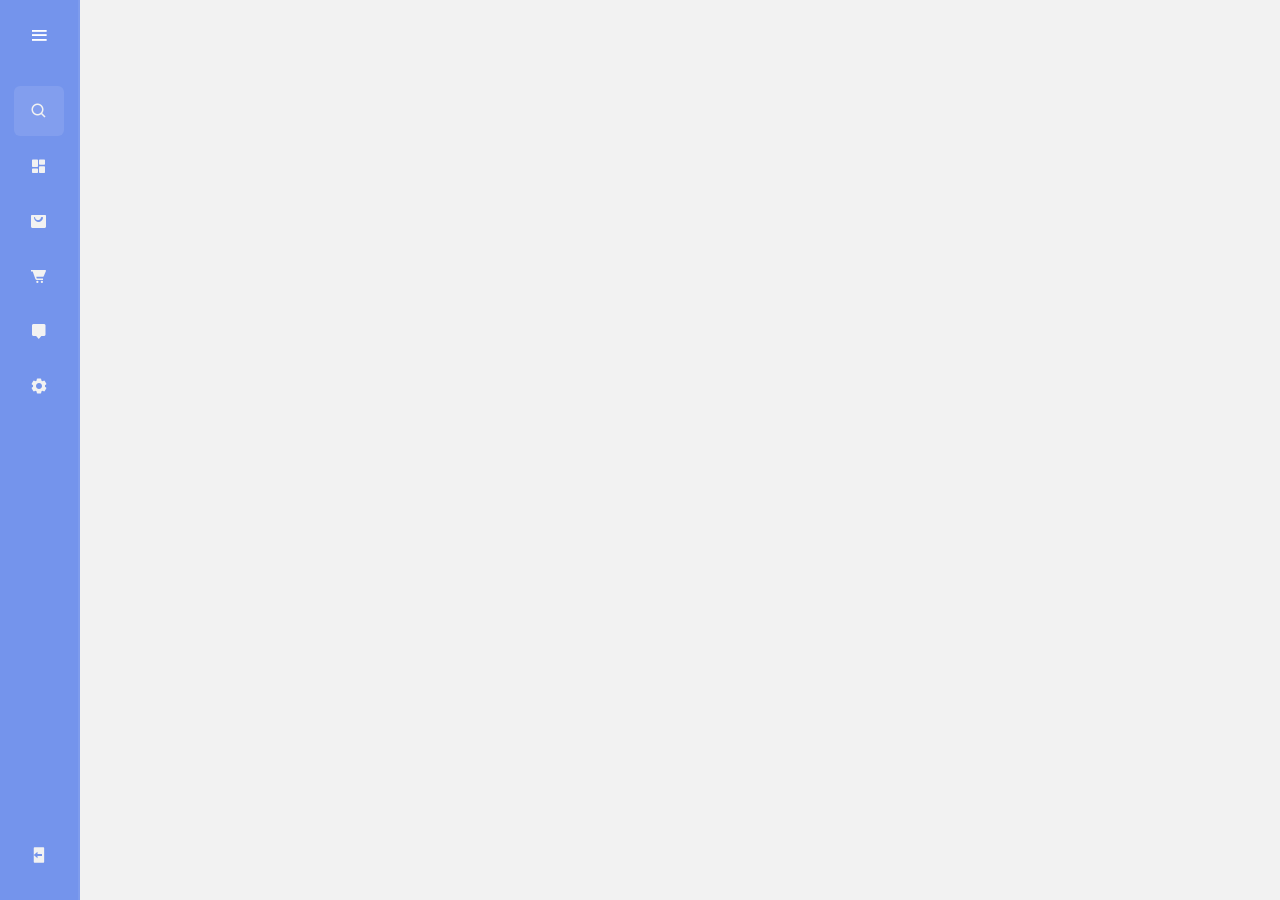
<file: index.html>
<!DOCTYPE html>
<html lang="en">
<head>
    <meta charset="UTF-8">
    <meta http-equiv="X-UA-Compatible" content="IE=edge">
    <meta name="viewport" content="width=device-width, initial-scale=1.0">
    <title>SWAPSTER</title>
    <link rel="preconnect" href="https://fonts.googleapis.com">
    <link href="https://unpkg.com/boxicons@2.1.4/css/boxicons.min.css" rel="stylesheet">
    <link rel="stylesheet" href="style.css">
</head>
<body>
    <div class="sidebar">
        <div class="logo-content">
            <div class="logo">
                <i class='bx bxs-landmark'></i>
             <h1>SWAPSTER</h1>
            </div>
            <i class='bx bx-menu' id="btn"></i>
        </div>

        <ul class="list">
            <li class="list-item active">
                <i class='bx bx-search'></i>
                <input type="text" placeholder="Search...">
            </li>
            <li class="list-item">
                <a href="#" onclick="loadPage('dashboard')">
                    <i class='bx bxs-dashboard'></i>
                    <span class="links-name">Dashboard</span>
                </a>
            </li>
            <li class="list-item">
                <a href="#" onclick="loadPage('products')">
                    <i class='bx bxs-shopping-bag-alt'></i>
                    <span class="links-name">Products</span>
                </a>
            </li>
            <li class="list-item">
                <a href="#" onclick="loadPage('orders')">
                    <i class='bx bxs-cart-alt'></i>
                    <span class="links-name">Orders</span>
                </a>
            </li>
            <li class="list-item">
                <a href="#" onclick="loadPage('messages')">
                    <i class='bx bxs-message-alt'></i>
                    <span class="links-name">Messages</span>
                </a>
            </li>
            <li class="list-item">
                <a href="#" onclick="loadPage('settings')">
                    <i class='bx bxs-cog'></i>
                    <span class="links-name">Settings</span>
                </a>
            </li>
        </ul>

        <ul class="list-logout">
            <li>
                <a href="#">
                    <i class='bx bxs-log-out'></i>
                    <span class="links-name">Logout</span>
                </a>
            </li>
        </ul>

    </div> 
<div class="content">
    <h2 id="page-title"></h2>
    <div id="page-buttons"></div>
</div>
<div id="productModal" class="modal">
    <div class="modal-content">
        <h3>Add Product</h3>

        <input type="text" id="productName" placeholder="Product Name" required>
        
        <textarea id="productDesc" placeholder="Product Description" required></textarea>
        
        <input type="number" id="productPrice" placeholder="Product Price" required min="1">
        
        <input type="file" id="productImage" accept="image/*" required>

        <button class="btn" onclick="saveProduct()">Save</button>
        <button class="btn reject-btn" onclick="closeModal()">Cancel</button>
    </div>
</div>
    <script src="script.js"></script>

</body>
</html>
</file>
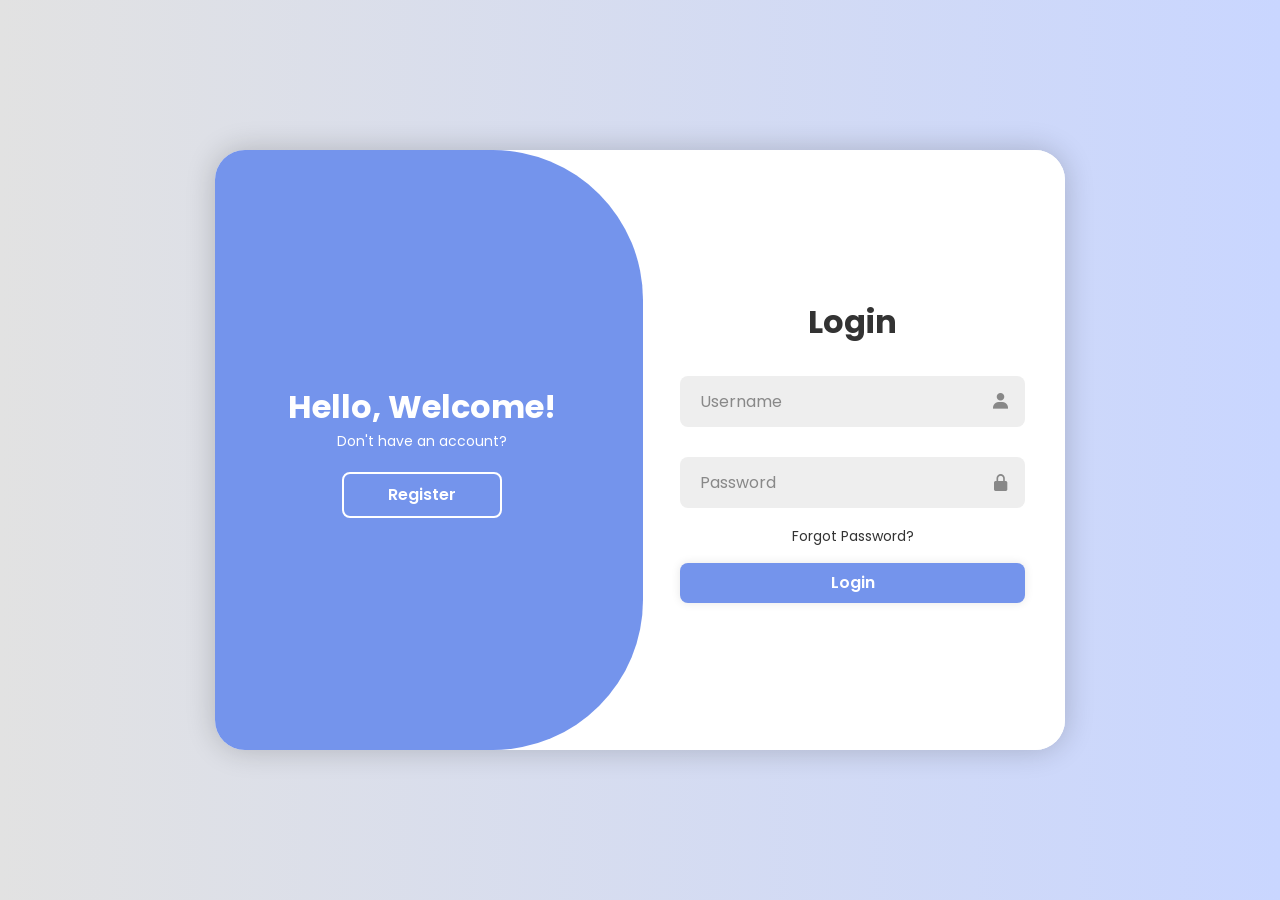
<file: login/index.html>
<!DOCTYPE html>
<html lang="en">
<head>  
    <meta charset="UTF-8">
    <metsa http-equiv="X-UA-Compatible" content="IE=edge">
    <meta name="viewport" content="width=device-width, initial-scale=1.0">
    <title>Login And Registration</title>
    <link rel="preconnect" href="https://fonts.googleapis.com">
    <link href="https://unpkg.com/boxicons@2.1.4/css/boxicons.min.css" rel="stylesheet">
    <link rel="stylesheet" href="style.css">
</head>
<body>

    <div class="container">
        <div class="form-box login">
            <from action="">
                <h1>Login</h1>
                <div class="input-box">
                    <input type="text" placeholder="Username" required>
                    <i class='bx bxs-user'></i>
                </div>
                <div class="input-box">
                    <input type="password" placeholder="Password" required>
                    <i class='bx bxs-lock-alt'></i>
                </div>
                <div class="forgot-link">
                    <a href="#">Forgot Password?</a>
                </div>
                <button type="submit" class="btn">Login</button>
            </from>
        </div>

        <div class="form-box Register">
            <from action="">
                <h1>Register</h1>
                <div class="input-box">
                    <input type="text" placeholder="Username" required>
                    <i class='bx bxs-user'></i>
                </div>
                <div class="input-box">
                    <input type="email" placeholder="Email" required>
                    <i class='bx bxs-envelope'></i>
                </div>
                <div class="select">
                    <select name="role">
                        <option value="student">Student</option>
                        <option value="teacher">Teacher</option>
                        <option value="factor">Factor</option>
                    </select>
                </div>
                <div class="input-box">
                    <input type="password" placeholder="Password" required>
                    <i class='bx bxs-lock-alt'></i>
                </div>
                <button type="submit" class="btn">Register</button>
            </from>
        </div>
        <div class="toggle-box">
            <div class="toggle-panel toggle-left">
                <h1>Hello, Welcome!</h1>
                <p>Don't have an account?</p>
                <button class="btn register-btn">Register</button>
            </div>
            <div class="toggle-panel toggle-right">
                <h1>Hello, Welcome!</h1>
                <p>Already have an account?</p>
                <button class="btn login-btn">Login</button>
            </div>
    </div>

        <script src="script.js"></script>
</body>

</html>
</file>
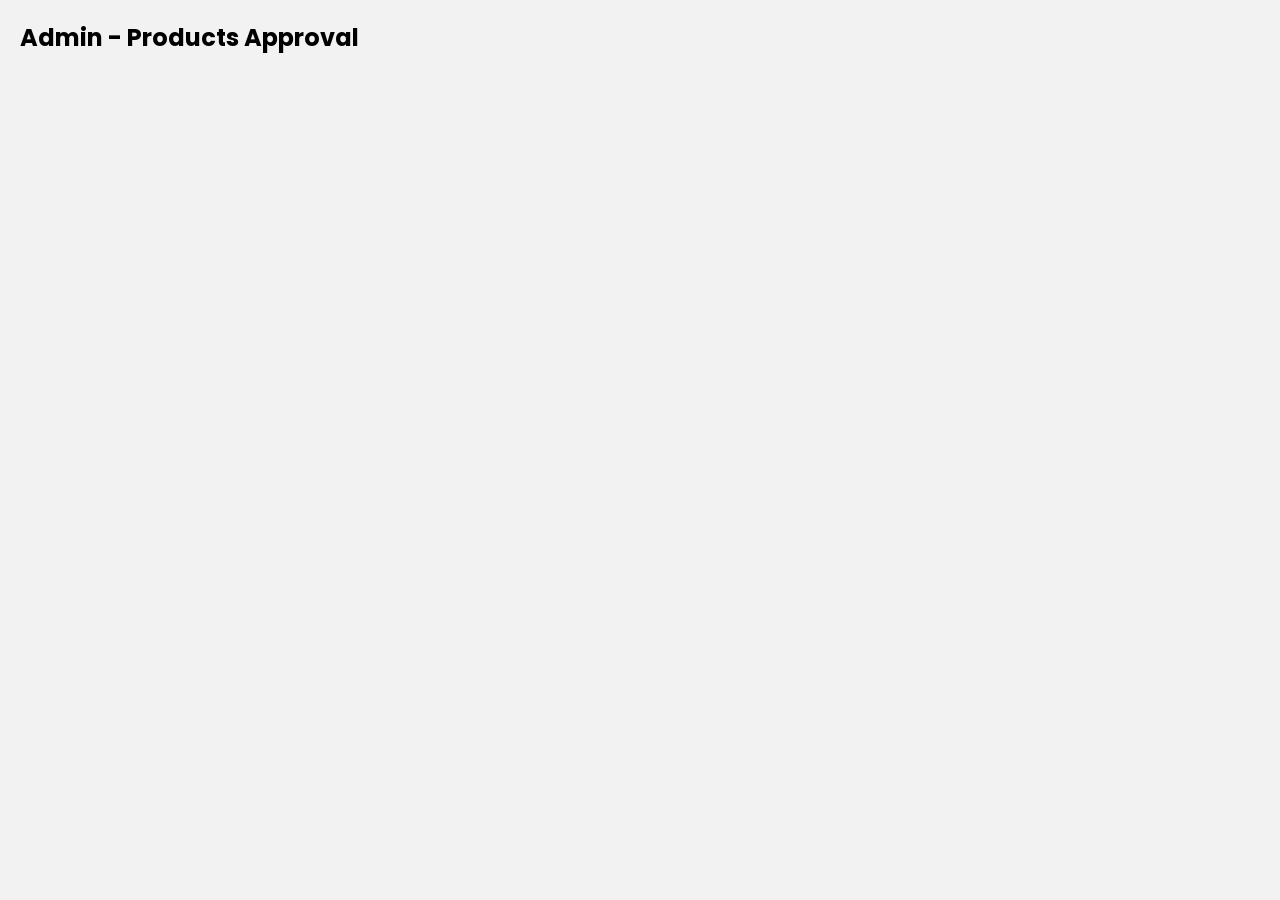
<file: admin.html>
<!DOCTYPE html>
<html>
<head>
    <title>Admin Panel</title>
    <link rel="stylesheet" href="style.css">
</head>
<body style="background:#f2f2f2; font-family:'Poppins', sans-serif;">

<h2 style="padding:20px">Admin - Products Approval</h2>
<div id="admin-orders"></div>

<script>

let products = JSON.parse(localStorage.getItem("products")) || [];

function renderAdmin() {

    let container = document.getElementById("admin-orders");
    container.innerHTML = "";

    products.forEach((product, index) => {

        if (product.status === "Pending") {

            container.innerHTML += `
            <div class="admin-card">
                <h3>${product.name}</h3>
                <p>${product.desc}</p>
                <p><strong>Price:</strong> ${product.price}</p>

                <div class="admin-actions">
                    <button class="btn approve-btn" onclick="approve(${index})">Approve</button>
                    <button class="btn reject-btn" onclick="reject(${index})">Reject</button>
                </div>
            </div>
            `;
        }
    });
}

function approve(index) {
    products[index].status = "Approved";
    localStorage.setItem("products", JSON.stringify(products));
    renderAdmin();
}

function reject(index) {
    products[index].status = "Rejected";
    localStorage.setItem("products", JSON.stringify(products));
    renderAdmin();
}

renderAdmin();

</script>

</body>
</html>
</file>
<file: style.css>
@import url(https://fonts.googleapis.com/css2?family=Poppins:wght@300;400;500;600;700;800;900&display=swap);

*{
    margin: 0;
    padding: 0;
    box-sizing: border-box;
    font-family: 'Poppins', sans-serif;
}
body{
    min-height: 100vh;
    background: #f2f2f2;
}
.sidebar{
    position: fixed;
    left: 0;
    top: 0;
    height: 100%;
    width: 80px;
    background: #7494ec;
    backdrop-filter: blur(10px);
    border-right: 2px solid rgba(255, 255, 255, 0.07);
    padding: 6px 14px;
    transition: 0.5s ease;
}
.sidebar.active{
    width: 250px;
}
.sidebar .logo{
    display: flex;
    align-items: center;
    color: #fff;
    width: 100%;
    height: 60px;
    opacity: 0;
    pointer-events: none;
    transition: 0.5s ease;
}
.sidebar.active .logo{
    opacity: 1;
}
.sidebar .logo i{
    font-size: 28px;
    height: 29px;
    margin-right: 5px;
}
.sidebar .logo h1{
    font-size: 20px;
    font-weight: 600;
}
.sidebar #btn{
    position: absolute;
    color: #fff;
    left: 50%;
    top: 10px;
    transform: translateX(-50%);
    font-size: 22px;
    width: 50px;
    height: 50px;
    text-align: center;
    line-height: 50px;
}
.sidebar.active #btn{
    left: 90%;
}
.sidebar ul{
    margin-top: 20px;
}
.sidebar ul li{
    position: relative;
    list-style: none;
    width: 100%;
    height: 50px;
    margin: 5px 0;
    line-height: 50px;
}
.sidebar ul li input{
    position: absolute;
    width: 100%;
    height: 100%;
    left: 0;
    top: 0;
    background: rgba(255, 255, 255, 0.1);
    border-radius: 6px;
    border: none;
    outline: none;
    padding-left: 50px;
    font-size: 18px;
    color: #f2f2f2;
}
.sidebar.active ul li input{
    padding: 0 20px 0 50px;
}
.sidebar ul li .bx-search{
    position: absolute;
    left: 0;
    font-size: 18px;
    color: #f2f2f2;
    z-index: 99;
}

.sidebar ul li a{
    color: #f2f2f2;
    text-decoration: none;
    font-size: 18px;
    display: flex;
    align-items: center;
    transition: 0.5s ease;
    
}
.sidebar ul li a:hover{
    background: rgba(255, 255, 255, 0.1);
    border-radius: 6px;
}
.sidebar ul .list-item.active a{
    background: #4a6edb;
    
}
.sidebar ul li i{
    min-width: 50px;
    height: 50px;
    text-align: center;
    line-height: 50px;
}
.sidebar .links-name{
    opacity: 0;
    pointer-events: none;
    transition: 0.5s ease;
}
.sidebar.active .links-name{
    opacity: 1;
    pointer-events: auto;
}
.sidebar .list-logout{
    position: absolute;
    bottom: 0;
    margin: 15px 0;
    width: 64%;
}
.sidebar.active .list-logout{
    width: 89%;
}
.content {
    margin-left: 70px;
    padding: 30px;
    transition: 0.5s ease;
}
.sidebar.active ~ .content {
    margin-left: 250px;
}
.btn {
    padding: 10px 20px;
    margin: 10px;
    border: none;
    background-color: #4e73df;
    color: white;
    border-radius: 8px;
    cursor: pointer;
}
.modal {
    display: none;
    position: fixed;
    left: 0;
    top: 0;
    width: 100%;
    height: 100%;
    background: rgba(0,0,0,0.5);
    justify-content: center;
    align-items: center;
}

.modal-content {
    background: white;
    padding: 20px;
    width: 400px;
    border-radius: 10px;
    display: flex;
    flex-direction: column;
    gap: 10px;
}
.modal-content input,
.modal-content textarea {
    width: 100%;
    padding: 12px;
    border-radius: 8px;
    border: 1px solid #ddd;
    font-size: 14px;
    transition: 0.3s ease;
    outline: none;
    font-family: 'Poppins', sans-serif;
}

.modal-content textarea {
    resize: none;
    height: 90px;
}

.modal-content input:focus,
.modal-content textarea:focus {
    border-color: #4e73df;
    box-shadow: 0 0 0 3px rgba(78,115,223,0.2);
}

.reject-btn {
    background-color: #e74a3b;
}

.reject-btn:hover {
    background-color: #c0392b;
}

/* Admin Cards */

.admin-card {
    background: #ffffff;
    padding: 20px;
    margin: 20px;
    border-radius: 12px;
    box-shadow: 0 5px 15px rgba(0,0,0,0.05);
    transition: 0.3s ease;
}

.admin-card:hover {
    transform: translateY(-5px);
}

.admin-card h3 {
    margin-bottom: 10px;
    color: #4e73df;
}

.admin-card p {
    margin: 5px 0;
    color: #555;
}

.admin-actions {
    margin-top: 15px;
    display: flex;
    gap: 10px;
}

.approve-btn {
    background-color: #1cc88a;
}

.approve-btn:hover {
    background-color: #17a673;
}

.reject-btn {
    background-color: #e74a3b;
}

.reject-btn:hover {
    background-color: #c0392b;
}
</file>
<file: login/style.css>
@import url(https://fonts.googleapis.com/css2?family=Poppins:wght@300;400;500;600;700;800;900&display=swap);

*{
    margin: 0;
    padding: 0;
    box-sizing: border-box;
    font-family: 'Poppins', sans-serif;
}
body{
    display: flex;
    justify-content: center;
    align-items: center;
    min-height: 100vh;
    background: linear-gradient(90deg, #e2e2e2, #c9d6ff);
}
.container{
    position: relative;
    width: 850px;
    padding: 300px;
    background: #fff;
    border-radius: 30px;
    box-shadow: 0 0 30px rgba(0,0,0,0.2);
    margin: 20px;
    overflow: hidden;
}
.form-box{
    position: absolute;
    top: 0px;
    right: 0;
    width: 50%;
    height: 100%;
    background: #fff;
    display: flex;
    justify-content: center;
    flex-direction: column;
    color: #333;
    text-align: center;
    padding: 40px;
    z-index: 1;
    transition: 0.6s ease-in-out 0.8s, visibility 0s 0.5s;
}
.container.active .form-box{
    right: 50%;
}
.form-box.Register
{
    visibility: hidden;
}
.container.active .form-box.Register{
    visibility: visible;
}
.container .h1{
    font-size: 36px;
    margin: -100px 0;
}
.input-box{
    position: relative;
    margin: 30px 0;
}
.input-box input{
    width: 100%;
    padding: 13px 50px 13px 20px;
    background: #eee;
    border-radius: 8px;
    border: none;
    outline: none;
    font-size: 16px;
    color: #333;
    font-weight: 500;
}
.input-box input::placeholder{
    color: #888;
    font-weight: 400;
}
.input-box i{
    position: absolute;
    top: 50%;
    left: 90%;
    transform: translateY(-50%);
    font-size: 20px;
    color: #888;
}
.forgot-link{
    margin: -15px 0 15px;
}
.forgot-link a{
    font-size: 14px;
    color: #333;
    text-decoration: none;
}
.btn{
    width: 100%;
    height: 40px;
    background: #7494ec;
    border-radius: 8px;
    box-shadow: 0 0 10px rgba(0,0,0,0.1);
    border: none;
    cursor: pointer;
    color: #fff;
    font-size: 16px;
    font-weight: 600;
}
.toggle-box{
    position: absolute;
    width: 100%;
    height: 100%;
}
.toggle-box::before{
    top: -50%;
    left: -85%;
    content: '';
    position: absolute;
    width: 100%;
    height: 100%;
    background: #7494ec;
    border-radius: 150px;
    z-index: 2;
    transition: 0.8s ease-in-out;
}
.container.active .toggle-box::before{
    left: 15%;
}
.toggle-box p{
    font-size: 14px;
    margin-bottom: 20px;
    text-align: center;
}
.toggle-panel.toggle-right{
    top: -50%;
    left: 64%;
    width: 50%;
    height: 100%;
}
.toggle-panel{
    top: -50%;
    left: -36%;
    position: absolute;
    display: flex;
    width: 50%;
    height: 100%;
    /*background: seagreen;*/
    color: #fff;
    flex-direction: column;
    justify-content: center;
    align-items: center;
    z-index: 2;
    transition: 0.8s ease-in-out;
}

.container.active .toggle-panel.toggle-left{
    left: -90%;
    transition-delay: 0.6s;
}
.container.active .toggle-panel.toggle-right{
    left: 10%;
    transition-delay: 0.6s;
}
.toggle-panel .btn{
    width: 160px;
    height: 46px;
    background: transparent;
    border: 2px solid #fff;
    box-shadow: none;
}
.select{
    position: relative;
    left: -22px;
    width: 350px;
    margin: 20px;
}

.select select{
    width: 99%;
    padding: 15px 50px 15px 20px; 
    border: none;
    border-radius: 8px;
    background: #e4e4e4;
    font-size: 16px;
    color: #666;
    outline: none;
    appearance: none;
    cursor: pointer;
    transition: 0.3s ease;
}

.select select:focus{
    box-shadow: 0 0 8px rgba(0,0,0,0.1);
}

.select::after{
    content: "▼"; 
    position: absolute;
    right: 20px;
    top: 50%;
    transform: translateY(-50%);
    font-size: 14px;
    color: #777;
    pointer-events: none;
}
</file>
